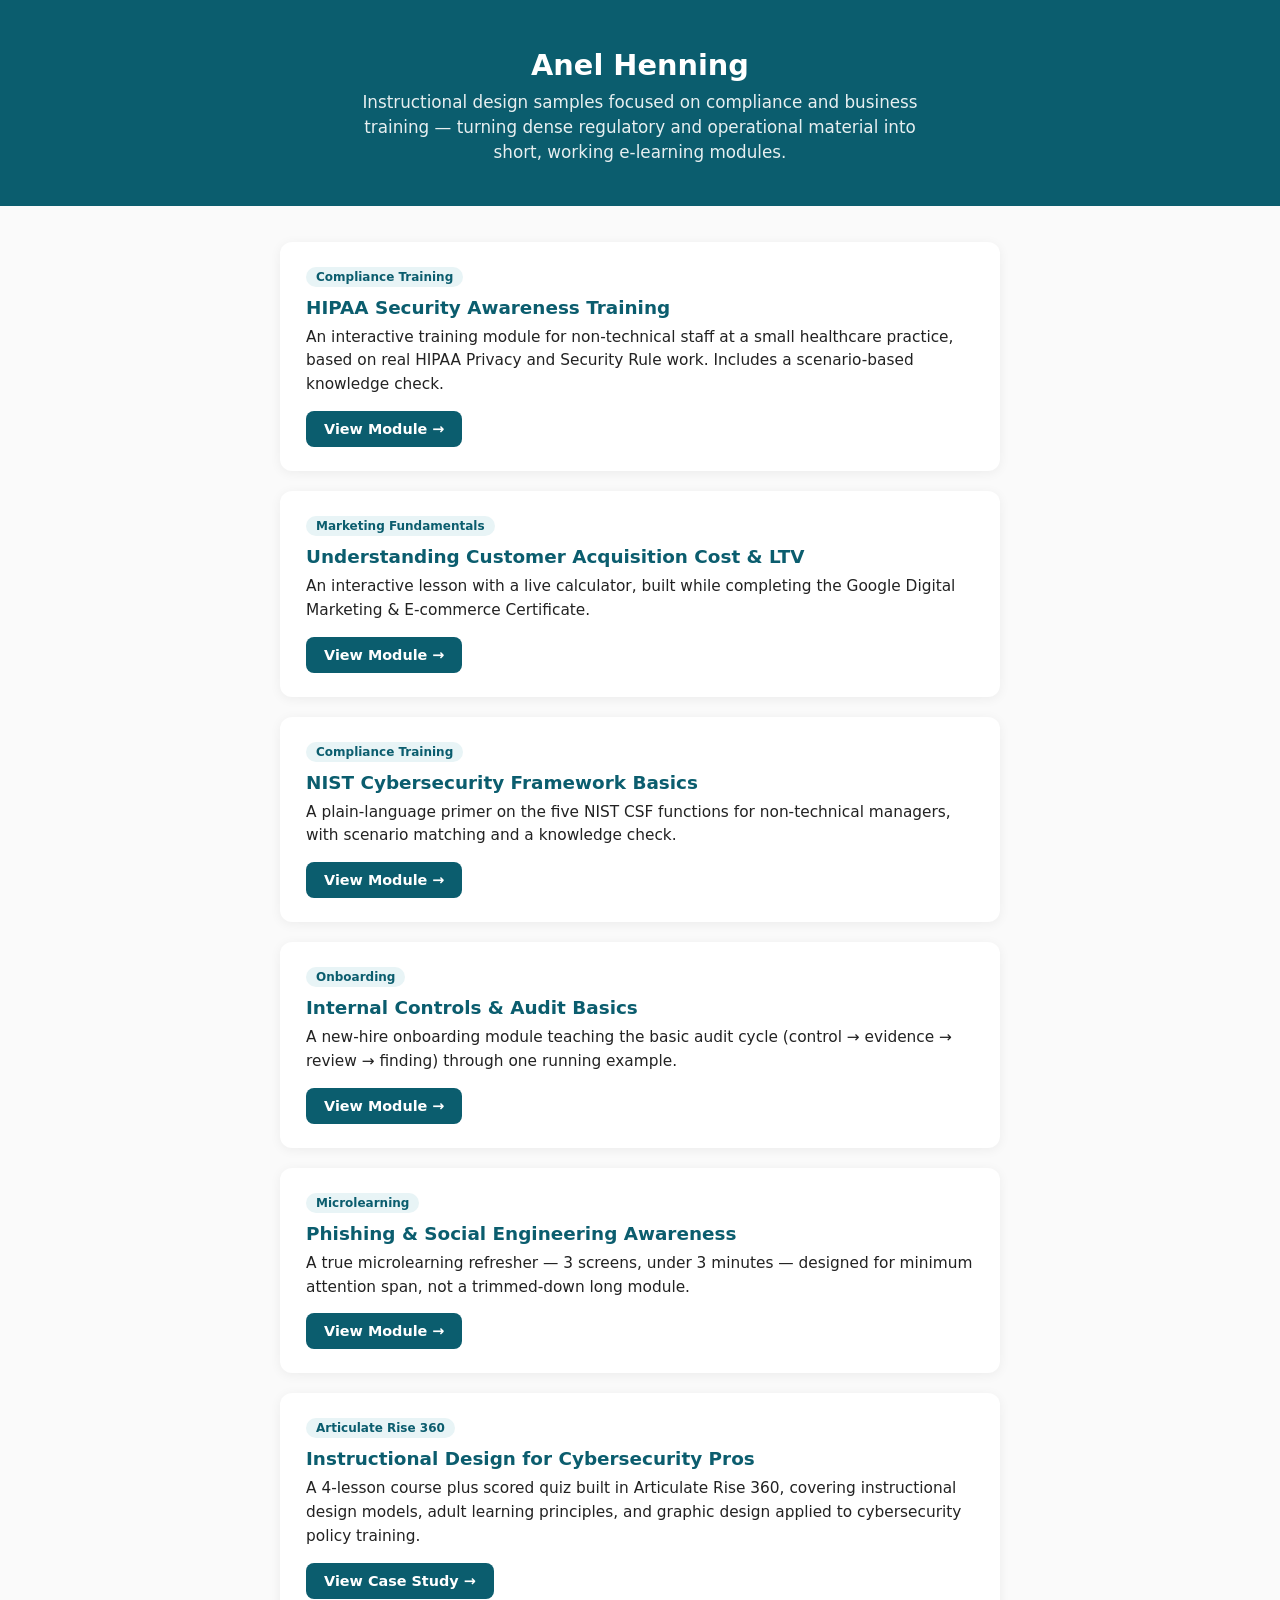
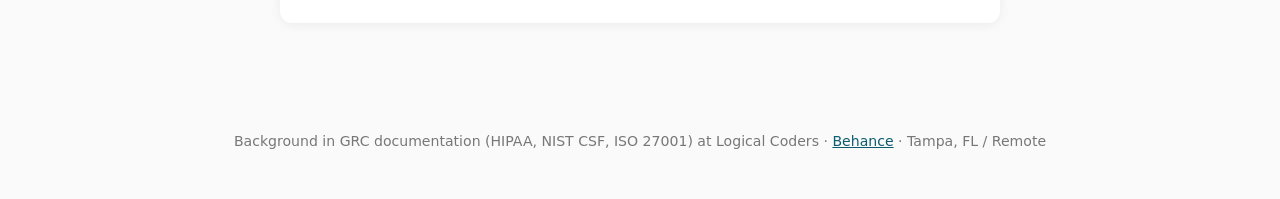
<file: index.html>
<!DOCTYPE html>
<html lang="en">
<head>
<meta charset="UTF-8">
<meta name="viewport" content="width=device-width, initial-scale=1.0">
<title>Anel Henning — Instructional Design Portfolio</title>
<style>
  :root { --primary: #0B5D6E; --primary-light: #E8F4F6; --accent: #C8862B; --text: #222; --bg: #FAFAFA; }
  * { box-sizing: border-box; }
  body {
    font-family: 'Segoe UI', system-ui, -apple-system, sans-serif;
    background: var(--bg); color: var(--text); margin: 0;
  }
  .hero {
    background: var(--primary); color: #fff; padding: 48px 24px 40px;
    text-align: center;
  }
  .hero h1 { margin: 0 0 8px; font-size: 1.8rem; }
  .hero p { margin: 0; opacity: 0.9; font-size: 1.05rem; max-width: 600px; margin: 0 auto; line-height: 1.5; }
  .wrap { max-width: 760px; margin: 0 auto; padding: 36px 20px 60px; }
  .card {
    background: #fff; border-radius: 12px; box-shadow: 0 2px 12px rgba(0,0,0,0.06);
    padding: 24px 26px; margin-bottom: 20px;
  }
  .card.upcoming { opacity: 0.6; }
  .card h2 { color: var(--primary); font-size: 1.15rem; margin: 0 0 8px; }
  .card p { line-height: 1.55; margin: 0 0 14px; font-size: 0.96rem; }
  .tag {
    display: inline-block; background: var(--primary-light); color: var(--primary);
    font-size: 0.75rem; font-weight: 600; padding: 3px 10px; border-radius: 20px; margin-bottom: 10px;
  }
  .tag.status { background: #FFF3E0; color: var(--accent); }
  .btn {
    display: inline-block; background: var(--primary); color: #fff; text-decoration: none;
    padding: 10px 18px; border-radius: 8px; font-size: 0.9rem; font-weight: 600;
  }
  .btn:hover { background: #084b59; }
  footer { text-align: center; padding: 30px 20px 50px; color: #777; font-size: 0.88rem; }
  footer a { color: var(--primary); }
</style>
</head>
<body>
  <div class="hero">
    <h1>Anel Henning</h1>
    <p>Instructional design samples focused on compliance and business training — turning dense regulatory and operational material into short, working e-learning modules.</p>
  </div>
  <div class="wrap">

    <div class="card">
      <span class="tag">Compliance Training</span>
      <h2>HIPAA Security Awareness Training</h2>
      <p>An interactive training module for non-technical staff at a small healthcare practice, based on real HIPAA Privacy and Security Rule work. Includes a scenario-based knowledge check.</p>
      <a class="btn" href="./01-hipaa-security-awareness/module.html">View Module →</a>
    </div>

    <div class="card">
      <span class="tag">Marketing Fundamentals</span>
      <h2>Understanding Customer Acquisition Cost &amp; LTV</h2>
      <p>An interactive lesson with a live calculator, built while completing the Google Digital Marketing &amp; E-commerce Certificate.</p>
      <a class="btn" href="./02-cac-ltv-fundamentals/module.html">View Module →</a>
    </div>

    <div class="card">
      <span class="tag">Compliance Training</span>
      <h2>NIST Cybersecurity Framework Basics</h2>
      <p>A plain-language primer on the five NIST CSF functions for non-technical managers, with scenario matching and a knowledge check.</p>
      <a class="btn" href="./03-nist-csf-basics/module.html">View Module →</a>
    </div>

    <div class="card">
      <span class="tag">Onboarding</span>
      <h2>Internal Controls &amp; Audit Basics</h2>
      <p>A new-hire onboarding module teaching the basic audit cycle (control &rarr; evidence &rarr; review &rarr; finding) through one running example.</p>
      <a class="btn" href="./04-internal-controls-onboarding/module.html">View Module →</a>
    </div>

    <div class="card">
      <span class="tag">Microlearning</span>
      <h2>Phishing &amp; Social Engineering Awareness</h2>
      <p>A true microlearning refresher &mdash; 3 screens, under 3 minutes &mdash; designed for minimum attention span, not a trimmed-down long module.</p>
      <a class="btn" href="./05-phishing-microlearning/module.html">View Module →</a>
    </div>

    <div class="card">
      <span class="tag">Articulate Rise 360</span>
      <h2>Instructional Design for Cybersecurity Pros</h2>
      <p>A 4-lesson course plus scored quiz built in Articulate Rise 360, covering instructional design models, adult learning principles, and graphic design applied to cybersecurity policy training.</p>
      <a class="btn" href="https://github.com/AnelHenning2-collab/id-portfolio/tree/master/06-rise360-cybersecurity-policy-training">View Case Study →</a>
    </div>

  </div>
  <footer>
    Background in GRC documentation (HIPAA, NIST CSF, ISO 27001) at Logical Coders &middot;
    <a href="https://www.behance.net/anellehenning">Behance</a> &middot; Tampa, FL / Remote
  </footer>
</body>
</html>
</file>
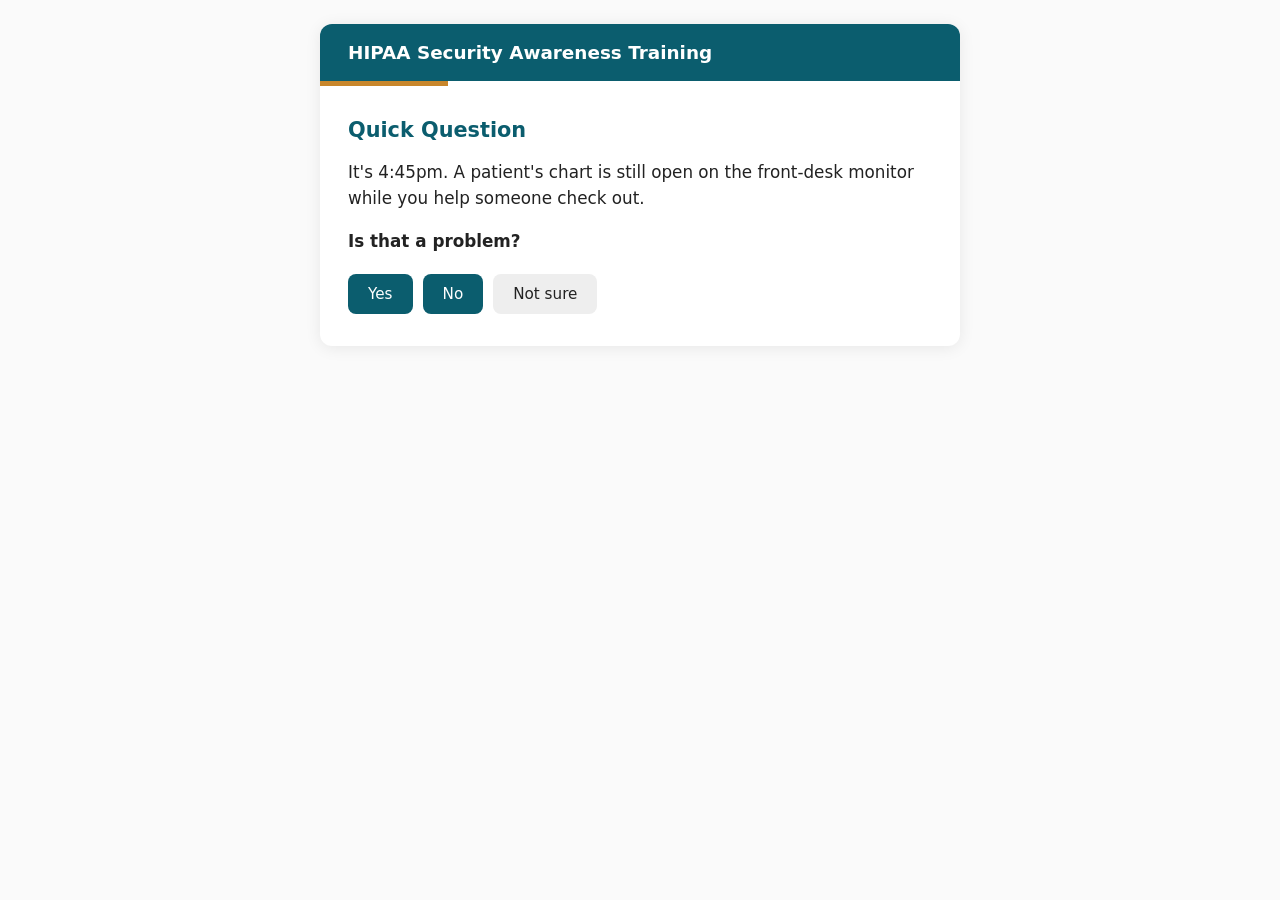
<file: 01-hipaa-security-awareness/module.html>
<!DOCTYPE html>
<html lang="en">
<head>
<meta charset="UTF-8">
<meta name="viewport" content="width=device-width, initial-scale=1.0">
<title>HIPAA Security Awareness Training</title>
<style>
  :root {
    --primary: #0B5D6E;
    --primary-light: #E8F4F6;
    --accent: #C8862B;
    --correct: #2E7D32;
    --incorrect: #C62828;
    --text: #222;
    --bg: #FAFAFA;
  }
  * { box-sizing: border-box; }
  body {
    font-family: 'Segoe UI', system-ui, -apple-system, sans-serif;
    background: var(--bg);
    color: var(--text);
    margin: 0;
    display: flex;
    justify-content: center;
    padding: 24px 16px;
  }
  .module {
    background: #fff;
    max-width: 640px;
    width: 100%;
    border-radius: 12px;
    box-shadow: 0 2px 16px rgba(0,0,0,0.08);
    overflow: hidden;
  }
  .header {
    background: var(--primary);
    color: #fff;
    padding: 18px 28px;
  }
  .header h1 { margin: 0; font-size: 1.15rem; font-weight: 600; }
  .progress-bar {
    height: 5px;
    background: rgba(255,255,255,0.25);
  }
  .progress-fill {
    height: 100%;
    background: var(--accent);
    transition: width 0.4s ease;
  }
  .screen { padding: 32px 28px; display: none; }
  .screen.active { display: block; animation: fadeIn 0.3s ease; }
  @keyframes fadeIn { from { opacity: 0; transform: translateY(6px); } to { opacity: 1; transform: translateY(0); } }
  h2 { color: var(--primary); font-size: 1.3rem; margin-top: 0; }
  p.lead { font-size: 1.05rem; line-height: 1.55; }
  .btn-row { display: flex; gap: 10px; flex-wrap: wrap; margin-top: 20px; }
  button {
    font-family: inherit;
    font-size: 0.95rem;
    padding: 11px 20px;
    border-radius: 8px;
    border: none;
    cursor: pointer;
    background: var(--primary);
    color: #fff;
    transition: background 0.15s ease, transform 0.1s ease;
  }
  button:hover { background: #084b59; transform: translateY(-1px); }
  button.secondary { background: #eee; color: var(--text); }
  button.secondary:hover { background: #ddd; }
  button:disabled { background: #ccc; cursor: not-allowed; transform: none; }
  .safeguard-row { display: flex; gap: 14px; margin-top: 20px; flex-wrap: wrap; }
  .safeguard-card {
    flex: 1; min-width: 150px;
    background: var(--primary-light);
    border: 2px solid transparent;
    border-radius: 10px;
    padding: 16px;
    cursor: pointer;
    text-align: center;
    transition: border-color 0.15s ease;
  }
  .safeguard-card.revealed { border-color: var(--primary); }
  .safeguard-card .icon { font-size: 1.8rem; margin-bottom: 6px; }
  .safeguard-card .example {
    display: none; font-size: 0.85rem; margin-top: 8px; color: #444; text-align: left;
  }
  .safeguard-card.revealed .example { display: block; }
  .scenario-grid { display: grid; grid-template-columns: 1fr 1fr; gap: 12px; margin-top: 18px; }
  @media (max-width: 480px) { .scenario-grid { grid-template-columns: 1fr; } }
  .scenario-card {
    background: #fff8f0; border: 2px solid #eee; border-radius: 10px;
    padding: 14px; cursor: pointer; font-size: 0.9rem;
  }
  .scenario-card.revealed { border-color: var(--accent); background: #FFF3E0; }
  .scenario-card .why { display: none; margin-top: 8px; font-size: 0.85rem; color: #555; }
  .scenario-card.revealed .why { display: block; }
  .steps { list-style: none; padding: 0; counter-reset: step; margin-top: 20px; }
  .steps li {
    counter-increment: step;
    padding: 14px 14px 14px 50px;
    position: relative;
    background: var(--primary-light);
    border-radius: 8px;
    margin-bottom: 10px;
  }
  .steps li::before {
    content: counter(step);
    position: absolute; left: 14px; top: 50%; transform: translateY(-50%);
    background: var(--primary); color: #fff;
    width: 26px; height: 26px; border-radius: 50%;
    display: flex; align-items: center; justify-content: center; font-weight: bold; font-size: 0.9rem;
  }
  .quiz-options { margin-top: 18px; display: flex; flex-direction: column; gap: 10px; }
  .quiz-option {
    text-align: left; background: #f5f5f5; color: var(--text);
    border: 2px solid #e0e0e0; padding: 13px 16px;
  }
  .quiz-option:hover { background: #ececec; }
  .quiz-option.correct { background: #E8F5E9; border-color: var(--correct); color: var(--correct); font-weight: 600; }
  .quiz-option.incorrect { background: #FFEBEE; border-color: var(--incorrect); color: var(--incorrect); }
  .feedback {
    margin-top: 16px; padding: 14px 16px; border-radius: 8px;
    background: var(--primary-light); font-size: 0.92rem; display: none;
  }
  .feedback.show { display: block; }
  .note {
    margin-top: 14px; font-size: 0.85rem; color: #777; font-style: italic;
  }
  .completion-icon { font-size: 3rem; text-align: center; margin-bottom: 8px; }
</style>
</head>
<body>
<div class="module">
  <div class="header">
    <h1>HIPAA Security Awareness Training</h1>
  </div>
  <div class="progress-bar"><div class="progress-fill" id="progressFill" style="width:20%"></div></div>

  <!-- Screen 1: Hook -->
  <div class="screen active" data-screen="1">
    <h2>Quick Question</h2>
    <p class="lead">It's 4:45pm. A patient's chart is still open on the front-desk monitor while you help someone check out.</p>
    <p class="lead"><strong>Is that a problem?</strong></p>
    <div class="btn-row">
      <button onclick="goTo(2)">Yes</button>
      <button onclick="goTo(2)">No</button>
      <button class="secondary" onclick="goTo(2)">Not sure</button>
    </div>
  </div>

  <!-- Screen 2: Three Safeguards -->
  <div class="screen" data-screen="2">
    <h2>The Three Safeguards</h2>
    <p class="lead">HIPAA requires three types of safeguards to protect patient information. Tap each one to see a real example — that front-desk scenario was a <strong>Physical Safeguard</strong> issue.</p>
    <div class="safeguard-row">
      <div class="safeguard-card" onclick="this.classList.toggle('revealed')">
        <div class="icon">📋</div>
        <strong>Administrative</strong>
        <div class="example">Policies, training, and designating a Privacy Officer.</div>
      </div>
      <div class="safeguard-card" onclick="this.classList.toggle('revealed')">
        <div class="icon">🔒</div>
        <strong>Physical</strong>
        <div class="example">Locked file rooms, privacy screens, locking your workstation when you step away.</div>
      </div>
      <div class="safeguard-card" onclick="this.classList.toggle('revealed')">
        <div class="icon">💻</div>
        <strong>Technical</strong>
        <div class="example">Passwords, encryption, automatic screen lock timers.</div>
      </div>
    </div>
    <div class="btn-row"><button onclick="goTo(3)">Next</button></div>
  </div>

  <!-- Screen 3: Risk Scenarios -->
  <div class="screen" data-screen="3">
    <h2>Everyday Risk Scenarios</h2>
    <p class="lead">These four situations happen in almost every practice. Tap each card to see why it's a risk.</p>
    <div class="scenario-grid" id="scenarioGrid">
      <div class="scenario-card" onclick="revealScenario(this)">
        <strong>🖥️ Unlocked screen</strong>
        <div class="why">Anyone walking by can view open patient records. Lock your screen (Win+L) any time you step away, even for a minute.</div>
      </div>
      <div class="scenario-card" onclick="revealScenario(this)">
        <strong>🗣️ Hallway conversation</strong>
        <div class="why">Discussing a patient's condition where others can overhear is a Privacy Rule violation, even without using their name.</div>
      </div>
      <div class="scenario-card" onclick="revealScenario(this)">
        <strong>📱 Texting patient details</strong>
        <div class="why">Standard text messages aren't encrypted. Use the practice's secure messaging system instead.</div>
      </div>
      <div class="scenario-card" onclick="revealScenario(this)">
        <strong>📧 Suspicious "verification" email</strong>
        <div class="why">Phishing emails often impersonate insurers to steal login credentials. Verify by phone before clicking any link.</div>
      </div>
    </div>
    <p class="note" id="scenarioNote">Tap all four cards to continue.</p>
    <div class="btn-row"><button id="toScreen4" onclick="goTo(4)" disabled>Next</button></div>
  </div>

  <!-- Screen 4: What To Do -->
  <div class="screen" data-screen="4">
    <h2>If You Suspect a Breach</h2>
    <p class="lead">If you think patient information may have been exposed — even if you're not sure — the first step is always the same:</p>
    <ul class="steps">
      <li>Notice something that seems wrong</li>
      <li><strong>Tell your Privacy Officer immediately</strong></li>
      <li>The Officer investigates and handles next steps</li>
    </ul>
    <p class="note">You will not be punished for reporting a possible mistake. Reporting early is always the right call.</p>
    <div class="btn-row"><button onclick="goTo(5)">Take the Knowledge Check</button></div>
  </div>

  <!-- Screen 5: Knowledge Check -->
  <div class="screen" data-screen="5">
    <h2>Knowledge Check</h2>
    <p class="lead">A coworker asks you to text her a patient's test results because she's running late. What do you do?</p>
    <div class="quiz-options">
      <button class="quiz-option" onclick="answerQuiz(this, false)">Text it — it's faster and she needs it now</button>
      <button class="quiz-option" onclick="answerQuiz(this, true)">Tell her to check the secure patient portal instead</button>
      <button class="quiz-option" onclick="answerQuiz(this, false)">Ignore the request and say nothing</button>
    </div>
    <div class="feedback" id="quizFeedback"></div>
    <div class="btn-row"><button id="toScreen6" onclick="goTo(6)" style="display:none;">Finish</button></div>
  </div>

  <!-- Screen 6: Completion -->
  <div class="screen" data-screen="6">
    <div class="completion-icon">✅</div>
    <h2 style="text-align:center;">Training Complete</h2>
    <p class="lead" style="text-align:center;">You've completed the HIPAA Security Awareness module. Thanks for helping keep patient information safe.</p>
    <p class="lead" style="text-align:center;"><strong>Was this useful?</strong></p>
    <div class="btn-row" style="justify-content:center;">
      <button onclick="thankYou(this)">Yes</button>
      <button class="secondary" onclick="thankYou(this)">No</button>
    </div>
  </div>

</div>

<script>
  const totalScreens = 6;
  function goTo(n) {
    document.querySelectorAll('.screen').forEach(s => s.classList.remove('active'));
    document.querySelector(`.screen[data-screen="${n}"]`).classList.add('active');
    document.getElementById('progressFill').style.width = `${(n/totalScreens)*100}%`;
    window.scrollTo(0,0);
  }

  let revealedCount = 0;
  function revealScenario(card) {
    if (!card.classList.contains('revealed')) {
      card.classList.add('revealed');
      revealedCount++;
      if (revealedCount >= 4) {
        document.getElementById('toScreen4').disabled = false;
        document.getElementById('scenarioNote').textContent = 'All scenarios reviewed — nice work.';
      }
    }
  }

  function answerQuiz(btn, isCorrect) {
    document.querySelectorAll('.quiz-option').forEach(b => b.disabled = true);
    const fb = document.getElementById('quizFeedback');
    if (isCorrect) {
      btn.classList.add('correct');
      fb.innerHTML = '<strong>Correct.</strong> Standard text messages aren’t encrypted, so they don’t meet the Technical Safeguard requirement for transmitting patient information. The secure patient portal is built to protect this exact type of data.';
    } else {
      btn.classList.add('incorrect');
      document.querySelectorAll('.quiz-option')[1].classList.add('correct');
      fb.innerHTML = '<strong>Not quite.</strong> Standard text messages aren’t encrypted — sending patient data this way is a Technical Safeguard violation, even between coworkers. The secure patient portal is the correct channel.';
    }
    fb.classList.add('show');
    document.getElementById('toScreen6').style.display = 'inline-block';
  }

  function thankYou(btn) {
    document.querySelector('.module').innerHTML = '<div class="screen active" style="text-align:center; padding:60px 28px;"><div class="completion-icon">🙏</div><h2>Thanks for your feedback</h2><p class="lead">This module is a portfolio sample built by Anel Henning.</p></div>';
  }
</script>
</body>
</html>
</file>
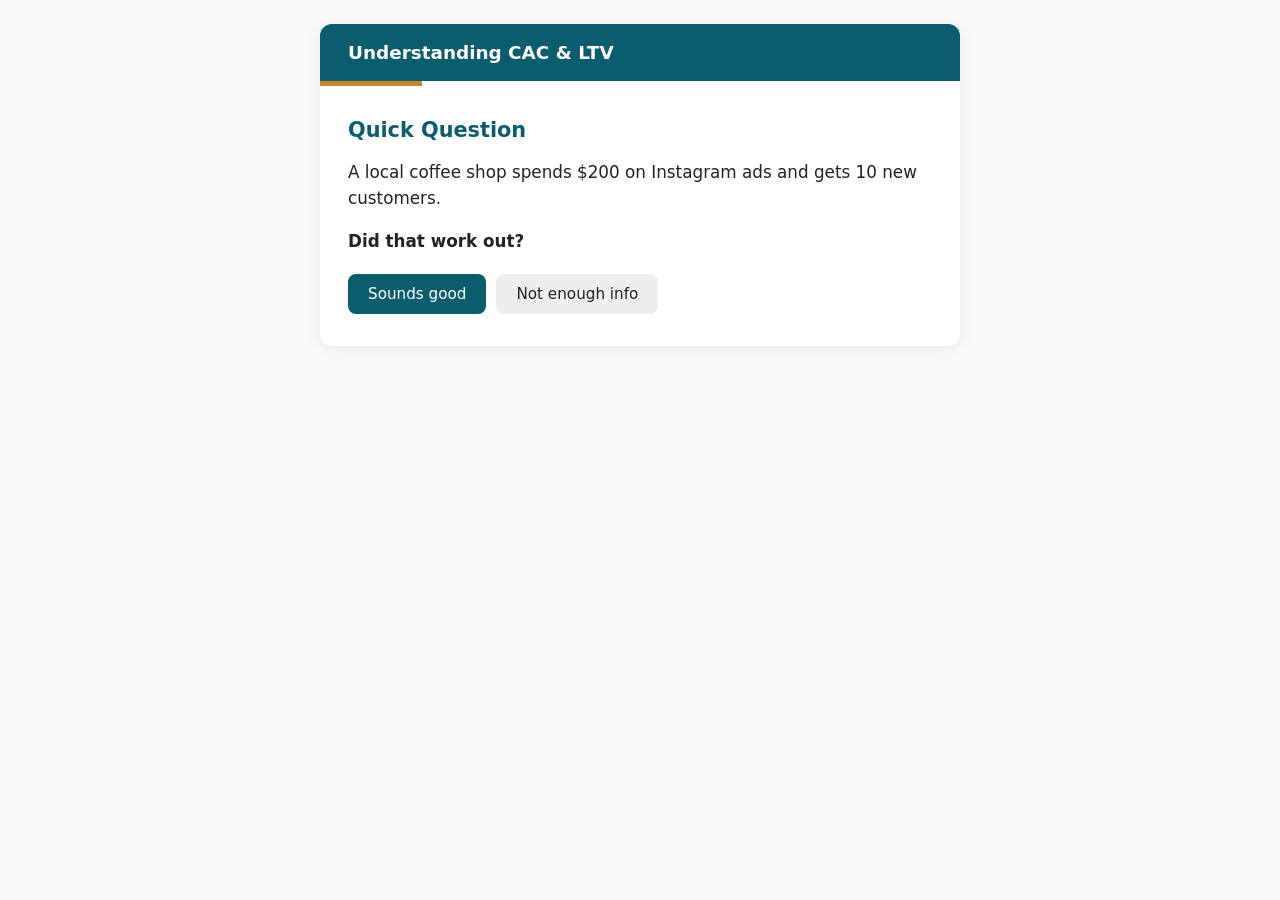
<file: 02-cac-ltv-fundamentals/module.html>
<!DOCTYPE html>
<html lang="en">
<head>
<meta charset="UTF-8">
<meta name="viewport" content="width=device-width, initial-scale=1.0">
<title>CAC & LTV Fundamentals</title>
<link rel="stylesheet" href="../shared/style.css">
</head>
<body>
<div class="module">
  <div class="header"><h1>Understanding CAC &amp; LTV</h1></div>
  <div class="progress-bar"><div class="progress-fill" id="progressFill" style="width:16%"></div></div>

  <div class="screen active" data-screen="1">
    <h2>Quick Question</h2>
    <p class="lead">A local coffee shop spends $200 on Instagram ads and gets 10 new customers.</p>
    <p class="lead"><strong>Did that work out?</strong></p>
    <div class="btn-row">
      <button onclick="goTo(2)">Sounds good</button>
      <button class="secondary" onclick="goTo(2)">Not enough info</button>
    </div>
  </div>

  <div class="screen" data-screen="2">
    <h2>Customer Acquisition Cost (CAC)</h2>
    <p class="lead">That's <strong>Customer Acquisition Cost (CAC)</strong> — what you spend, on average, to gain one new customer.</p>
    <div class="stat-row">
      <div class="stat-box"><div class="num">$200</div><div class="lbl">Ad Spend</div></div>
      <div class="stat-box"><div class="num">÷ 10</div><div class="lbl">New Customers</div></div>
      <div class="stat-box"><div class="num">$20</div><div class="lbl">= CAC</div></div>
    </div>
    <div class="btn-row"><button onclick="goTo(3)">Next</button></div>
  </div>

  <div class="screen" data-screen="3">
    <h2>Try It Yourself</h2>
    <p class="lead">Enter a campaign's spend and new customer count to calculate CAC.</p>
    <div class="calc-row">
      <div>
        <label>Total Spend ($)<br><input type="number" id="spendInput" placeholder="e.g. 500"></label>
      </div>
      <div>
        <label>New Customers<br><input type="number" id="customersInput" placeholder="e.g. 25"></label>
      </div>
    </div>
    <div class="btn-row"><button onclick="calcCAC()">Calculate CAC</button></div>
    <div class="calc-result" id="calcResult"></div>
    <div class="btn-row"><button id="toScreen4" onclick="goTo(4)" disabled>Next</button></div>
  </div>

  <div class="screen" data-screen="4">
    <h2>CAC Needs a Partner: LTV</h2>
    <p class="lead">CAC alone doesn't tell you if that number is a good deal. You also need <strong>Lifetime Value (LTV)</strong> — what a customer is worth over time. A healthy business generally wants LTV to be <strong>3x or more</strong> than CAC.</p>
    <div class="stat-row">
      <div class="stat-box"><div class="num">$20</div><div class="lbl">CAC</div></div>
      <div class="stat-box"><div class="num">$80</div><div class="lbl">LTV</div></div>
      <div class="stat-box"><div class="num">4:1</div><div class="lbl">Healthy Ratio ✓</div></div>
    </div>
    <div class="btn-row"><button onclick="goTo(5)">Knowledge Check</button></div>
  </div>

  <div class="screen" data-screen="5">
    <h2>Knowledge Check</h2>
    <p class="lead">A campaign has a CAC of $50 and an LTV of $60. Is this campaign healthy?</p>
    <div class="quiz-options" id="quizOptions">
      <button class="quiz-option">Yes — LTV is higher than CAC, so it's profitable</button>
      <button class="quiz-option">No — the ratio (1.2:1) is far below the healthy 3:1 target</button>
      <button class="quiz-option">Can't tell without knowing the ad platform</button>
    </div>
    <div class="feedback" id="quizFeedback"></div>
    <div class="btn-row"><button id="toScreen6" onclick="goTo(6)" style="display:none;">Finish</button></div>
  </div>

  <div class="screen" data-screen="6">
    <div class="completion-icon">✅</div>
    <h2 style="text-align:center;">Module Complete</h2>
    <p class="lead" style="text-align:center;">You can now calculate and interpret CAC relative to LTV.</p>
    <p class="lead" style="text-align:center;"><strong>Was this useful?</strong></p>
    <div class="btn-row" style="justify-content:center;">
      <button onclick="showThankYou('This module is a portfolio sample built by Anel Henning.')">Yes</button>
      <button class="secondary" onclick="showThankYou('This module is a portfolio sample built by Anel Henning.')">No</button>
    </div>
  </div>
</div>

<script src="../shared/module.js"></script>
<script>
  function calcCAC() {
    const spend = parseFloat(document.getElementById('spendInput').value);
    const customers = parseFloat(document.getElementById('customersInput').value);
    const result = document.getElementById('calcResult');
    if (!spend || !customers) {
      result.innerHTML = 'Enter both a spend amount and a customer count.';
      result.classList.add('show');
      return;
    }
    const cac = (spend / customers).toFixed(2);
    result.innerHTML = `Your CAC is <strong>$${cac}</strong> per customer ($${spend} ÷ ${customers} customers).`;
    result.classList.add('show');
    document.getElementById('toScreen4').disabled = false;
  }

  makeQuiz('#quizOptions .quiz-option', {
    correctIndex: 1,
    feedbackId: 'quizFeedback',
    nextBtnId: 'toScreen6',
    correctFeedback: '<strong>Correct.</strong> A 1.2:1 ratio means this campaign barely breaks even before accounting for overhead, support, and other costs — well short of the 3:1 target.',
    incorrectFeedback: '<strong>Not quite.</strong> LTV being higher than CAC isn’t enough on its own — a 1.2:1 ratio is far below the healthy 3:1 target once you factor in overhead and support costs.'
  });
</script>
</body>
</html>
</file>
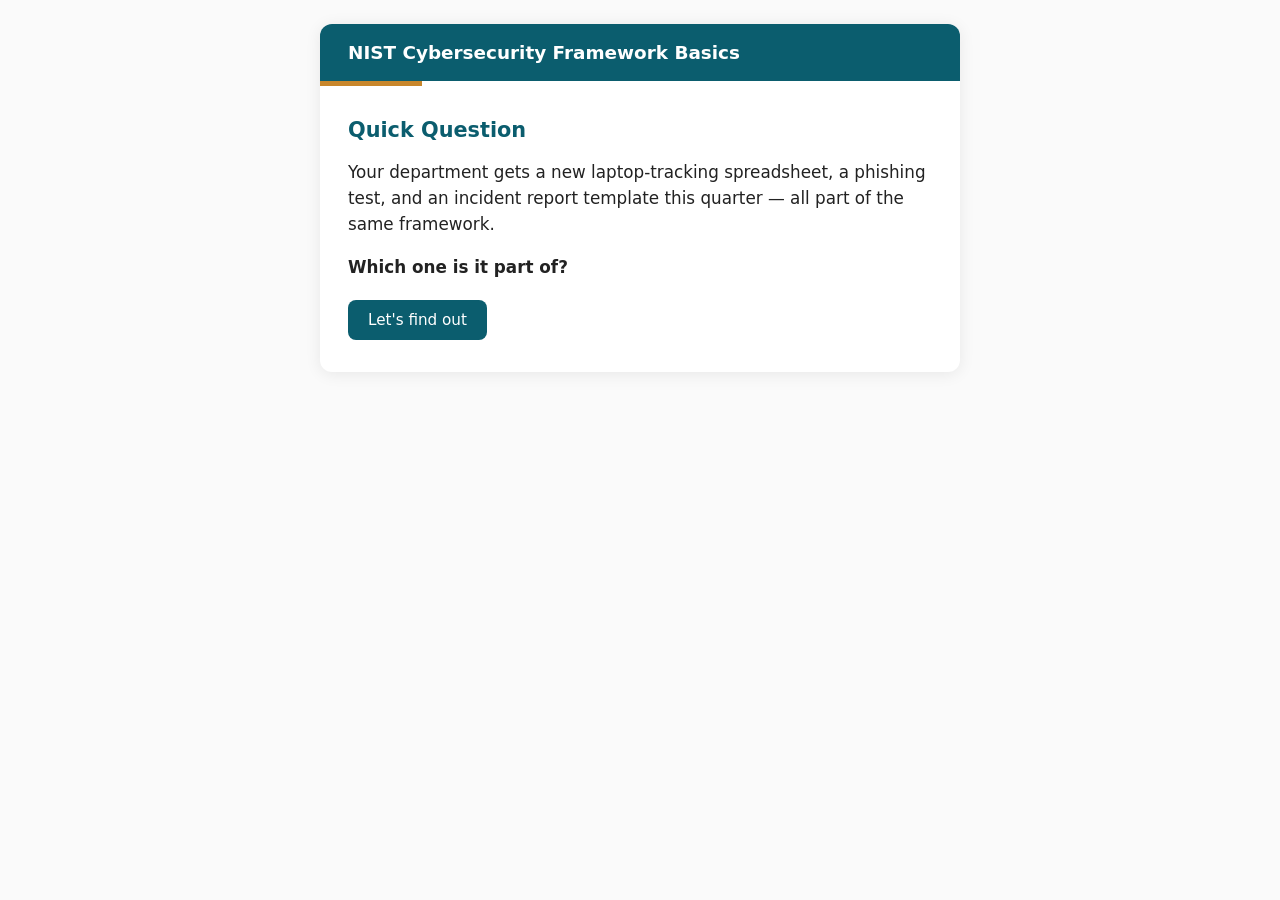
<file: 03-nist-csf-basics/module.html>
<!DOCTYPE html>
<html lang="en">
<head>
<meta charset="UTF-8">
<meta name="viewport" content="width=device-width, initial-scale=1.0">
<title>NIST Cybersecurity Framework Basics</title>
<link rel="stylesheet" href="../shared/style.css">
</head>
<body>
<div class="module">
  <div class="header"><h1>NIST Cybersecurity Framework Basics</h1></div>
  <div class="progress-bar"><div class="progress-fill" id="progressFill" style="width:16%"></div></div>

  <div class="screen active" data-screen="1">
    <h2>Quick Question</h2>
    <p class="lead">Your department gets a new laptop-tracking spreadsheet, a phishing test, and an incident report template this quarter — all part of the same framework.</p>
    <p class="lead"><strong>Which one is it part of?</strong></p>
    <div class="btn-row"><button onclick="goTo(2)">Let's find out</button></div>
  </div>

  <div class="screen" data-screen="2">
    <h2>The Five Functions</h2>
    <p class="lead">The NIST Cybersecurity Framework organizes everything into five functions. Tap each to see its plain-language meaning.</p>
    <div class="card-grid" id="functionGrid">
      <div class="reveal-card"><span class="icon">🔍</span><strong>Identify</strong><div class="detail">Know what devices, data, and systems you have.</div></div>
      <div class="reveal-card"><span class="icon">🛡️</span><strong>Protect</strong><div class="detail">Put safeguards in place before something goes wrong.</div></div>
      <div class="reveal-card"><span class="icon">👀</span><strong>Detect</strong><div class="detail">Notice when something unusual is happening.</div></div>
      <div class="reveal-card"><span class="icon">🚨</span><strong>Respond</strong><div class="detail">Take action right away when a problem is found.</div></div>
      <div class="reveal-card"><span class="icon">🔄</span><strong>Recover</strong><div class="detail">Get back to normal and learn from what happened.</div></div>
    </div>
    <p class="note" id="functionNote">Tap all five to continue.</p>
    <div class="btn-row"><button id="toScreen3" onclick="goTo(3)" disabled>Next</button></div>
  </div>

  <div class="screen" data-screen="3">
    <h2>Match the Scenario</h2>
    <p class="lead">Each of these belongs to one function — and your department is involved, not just IT. Tap a scenario to see which one.</p>
    <div class="card-grid" id="scenarioGrid">
      <div class="reveal-card"><strong>📋 Laptop inventory list</strong><div class="detail"><strong>Identify.</strong> You can't protect what you don't know you have.</div></div>
      <div class="reveal-card"><strong>🔒 Locking a shared drive</strong><div class="detail"><strong>Protect.</strong> A safeguard put in place ahead of time.</div></div>
      <div class="reveal-card"><strong>⚠️ A strange login alert</strong><div class="detail"><strong>Detect.</strong> Noticing something unusual is happening.</div></div>
      <div class="reveal-card"><strong>📞 Reporting a lost device</strong><div class="detail"><strong>Respond.</strong> Taking action right away.</div></div>
    </div>
    <p class="note" id="scenarioNote">Tap all four to continue.</p>
    <div class="btn-row"><button id="toScreen4" onclick="goTo(4)" disabled>Next</button></div>
  </div>

  <div class="screen" data-screen="4">
    <h2>Recap</h2>
    <div class="steps">
      <li>Identify what you have</li>
      <li>Protect it</li>
      <li>Detect problems</li>
      <li>Respond when they happen</li>
      <li>Recover afterward</li>
    </div>
    <div class="btn-row"><button onclick="goTo(5)">Knowledge Check</button></div>
  </div>

  <div class="screen" data-screen="5">
    <h2>Knowledge Check</h2>
    <p class="lead">An employee reports their laptop was stolen from their car. Which function does <em>reporting it right away</em> belong to?</p>
    <div class="quiz-options" id="quizOptions">
      <button class="quiz-option">Identify</button>
      <button class="quiz-option">Respond</button>
      <button class="quiz-option">Recover</button>
    </div>
    <div class="feedback" id="quizFeedback"></div>
    <div class="btn-row"><button id="toScreen6" onclick="goTo(6)" style="display:none;">Finish</button></div>
  </div>

  <div class="screen" data-screen="6">
    <div class="completion-icon">✅</div>
    <h2 style="text-align:center;">Module Complete</h2>
    <p class="lead" style="text-align:center;">You can now recognize the five NIST CSF functions and see where your role fits in.</p>
    <p class="lead" style="text-align:center;"><strong>Was this useful?</strong></p>
    <div class="btn-row" style="justify-content:center;">
      <button onclick="showThankYou('This module is a portfolio sample built by Anel Henning.')">Yes</button>
      <button class="secondary" onclick="showThankYou('This module is a portfolio sample built by Anel Henning.')">No</button>
    </div>
  </div>
</div>

<script src="../shared/module.js"></script>
<script>
  makeCardTracker('#functionGrid', 5, 'toScreen3', '#functionNote', 'All five functions reviewed — nice work.');
  makeCardTracker('#scenarioGrid', 4, 'toScreen4', '#scenarioNote', 'All scenarios matched — nice work.');
  makeQuiz('#quizOptions .quiz-option', {
    correctIndex: 1,
    feedbackId: 'quizFeedback',
    nextBtnId: 'toScreen6',
    correctFeedback: '<strong>Correct.</strong> Reporting it immediately is the <strong>Respond</strong> function — taking action right away. Recovery (getting a new device set up, restoring data) comes after.',
    incorrectFeedback: '<strong>Not quite.</strong> Reporting it immediately is the <strong>Respond</strong> function — taking action right away, before recovery steps begin.'
  });
</script>
</body>
</html>
</file>
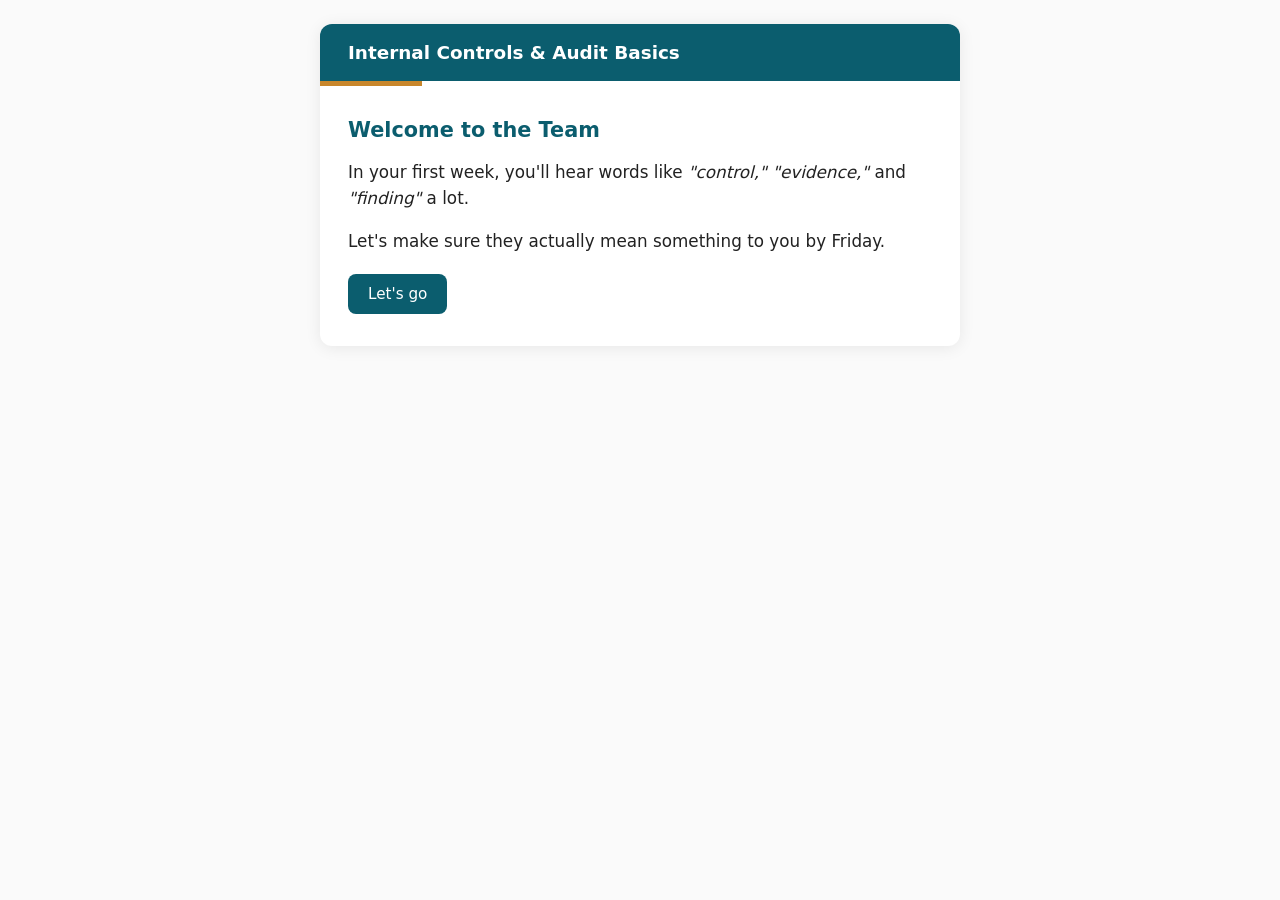
<file: 04-internal-controls-onboarding/module.html>
<!DOCTYPE html>
<html lang="en">
<head>
<meta charset="UTF-8">
<meta name="viewport" content="width=device-width, initial-scale=1.0">
<title>Internal Controls &amp; Audit Basics</title>
<link rel="stylesheet" href="../shared/style.css">
</head>
<body>
<div class="module">
  <div class="header"><h1>Internal Controls &amp; Audit Basics</h1></div>
  <div class="progress-bar"><div class="progress-fill" id="progressFill" style="width:16%"></div></div>

  <div class="screen active" data-screen="1">
    <h2>Welcome to the Team</h2>
    <p class="lead">In your first week, you'll hear words like <em>"control,"</em> <em>"evidence,"</em> and <em>"finding"</em> a lot.</p>
    <p class="lead">Let's make sure they actually mean something to you by Friday.</p>
    <div class="btn-row"><button onclick="goTo(2)">Let's go</button></div>
  </div>

  <div class="screen" data-screen="2">
    <h2>What's a Control?</h2>
    <p class="lead">A control is just a safeguard — a rule or process that prevents or catches a problem.</p>
    <p class="lead"><strong>Example:</strong> when someone leaves the company, IT is supposed to shut off their system access within 24 hours. That rule is a control.</p>
    <div class="btn-row"><button onclick="goTo(3)">Next</button></div>
  </div>

  <div class="screen" data-screen="3">
    <h2>The Audit Cycle</h2>
    <p class="lead">Auditing that control means walking through 4 steps. Tap each to see what happens, using our example.</p>
    <div class="card-grid" id="cycleGrid">
      <div class="reveal-card"><strong>1. Control Identified</strong><div class="detail">"Terminated employees lose access within 24 hours" is written down as a control to test.</div></div>
      <div class="reveal-card"><strong>2. Evidence Requested</strong><div class="detail">Ask IT for a system log showing exactly when access was removed for recent terminations.</div></div>
      <div class="reveal-card"><strong>3. Evidence Reviewed</strong><div class="detail">Compare the termination date to the access-removal timestamp for each case.</div></div>
      <div class="reveal-card"><strong>4. Finding Documented</strong><div class="detail">Write down whether the control worked every time, or note the cases where it didn't.</div></div>
    </div>
    <p class="note" id="cycleNote">Tap all four steps to continue.</p>
    <div class="btn-row"><button id="toScreen4" onclick="goTo(4)" disabled>Next</button></div>
  </div>

  <div class="screen" data-screen="4">
    <h2>Findings vs. Recommendations</h2>
    <div class="card-grid">
      <div class="reveal-card revealed" style="cursor:default;"><strong>Finding</strong><div class="detail" style="display:block;">What the evidence actually showed. Example: "3 of 20 terminated employees kept access for more than 24 hours."</div></div>
      <div class="reveal-card revealed" style="cursor:default;"><strong>Recommendation</strong><div class="detail" style="display:block;">What you suggest to fix it. Example: "Automate access removal instead of relying on a manual step."</div></div>
    </div>
    <p class="note">They're not the same thing — a finding is a fact, a recommendation is a suggestion.</p>
    <div class="btn-row"><button onclick="goTo(5)">Knowledge Check</button></div>
  </div>

  <div class="screen" data-screen="5">
    <h2>Knowledge Check</h2>
    <p class="lead">You're checking whether terminated employees lose access within 24 hours. Which of these counts as acceptable evidence?</p>
    <div class="quiz-options" id="quizOptions">
      <button class="quiz-option">A manager's verbal confirmation that "it's handled"</button>
      <button class="quiz-option">A system log showing the exact access-removal timestamp</button>
      <button class="quiz-option">An email saying "we're on top of it"</button>
    </div>
    <div class="feedback" id="quizFeedback"></div>
    <div class="btn-row"><button id="toScreen6" onclick="goTo(6)" style="display:none;">Finish</button></div>
  </div>

  <div class="screen" data-screen="6">
    <div class="completion-icon">✅</div>
    <h2 style="text-align:center;">Module Complete</h2>
    <p class="lead" style="text-align:center;">You now know the basic audit cycle and what counts as real evidence.</p>
    <p class="lead" style="text-align:center;"><strong>Was this useful?</strong></p>
    <div class="btn-row" style="justify-content:center;">
      <button onclick="showThankYou('This module is a portfolio sample built by Anel Henning.')">Yes</button>
      <button class="secondary" onclick="showThankYou('This module is a portfolio sample built by Anel Henning.')">No</button>
    </div>
  </div>
</div>

<script src="../shared/module.js"></script>
<script>
  makeCardTracker('#cycleGrid', 4, 'toScreen4', '#cycleNote', 'All four steps reviewed — nice work.');
  makeQuiz('#quizOptions .quiz-option', {
    correctIndex: 1,
    feedbackId: 'quizFeedback',
    nextBtnId: 'toScreen6',
    correctFeedback: '<strong>Correct.</strong> A timestamped system log is verifiable — anyone can check it independently. Verbal confirmations and vague emails can\'t be verified, so auditors can\'t rely on them as evidence.',
    incorrectFeedback: '<strong>Not quite.</strong> Only the system log with an exact timestamp is verifiable evidence. Verbal or vague confirmations can\'t be independently checked, so they don\'t count as audit evidence.'
  });
</script>
</body>
</html>
</file>
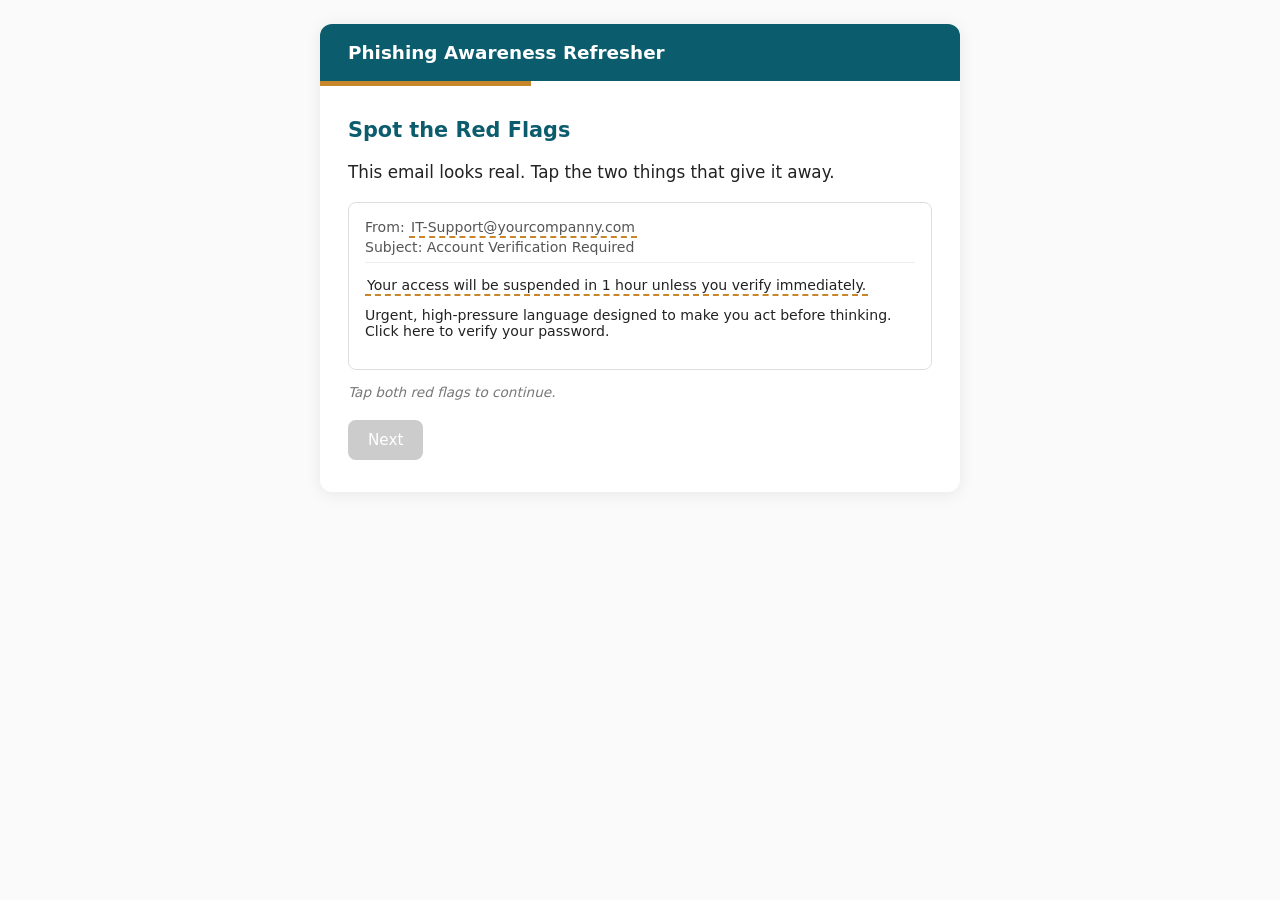
<file: 05-phishing-microlearning/module.html>
<!DOCTYPE html>
<html lang="en">
<head>
<meta charset="UTF-8">
<meta name="viewport" content="width=device-width, initial-scale=1.0">
<title>Phishing Awareness Refresher</title>
<link rel="stylesheet" href="../shared/style.css">
<style>
  .mock-email {
    background: #fff; border: 1px solid #ddd; border-radius: 8px; padding: 16px;
    font-size: 0.88rem; margin-top: 16px; text-align: left;
  }
  .mock-email .field { color: #555; margin-bottom: 4px; }
  .mock-email .hotspot {
    cursor: pointer; border-bottom: 2px dashed var(--accent); padding: 1px 2px;
  }
  .mock-email .hotspot.found { background: #FFF3E0; border-bottom-color: var(--correct); }
  .mock-email .hotspot .why { display: none; font-size: 0.8rem; color: var(--incorrect); margin-top: 4px; }
  .mock-email .hotspot.found .why { display: block; }
</style>
</head>
<body>
<div class="module">
  <div class="header"><h1>Phishing Awareness Refresher</h1></div>
  <div class="progress-bar"><div class="progress-fill" id="progressFill" style="width:33%"></div></div>

  <div class="screen active" data-screen="1">
    <h2>Spot the Red Flags</h2>
    <p class="lead">This email looks real. Tap the two things that give it away.</p>
    <div class="mock-email">
      <div class="field">From: <span class="hotspot" id="hotspot1">IT-Support@yourcompanny.com<div class="why">Misspelled domain ("compannny") — a classic impersonation trick.</div></span></div>
      <div class="field">Subject: Account Verification Required</div>
      <hr style="border:none; border-top:1px solid #eee;">
      <p><span class="hotspot" id="hotspot2">Your access will be suspended in 1 hour unless you verify immediately.<div class="why">Urgent, high-pressure language designed to make you act before thinking.</div></span> Click here to verify your password.</p>
    </div>
    <p class="note" id="hotspotNote">Tap both red flags to continue.</p>
    <div class="btn-row"><button id="toScreen2" onclick="goTo(2)" disabled>Next</button></div>
  </div>

  <div class="screen" data-screen="2">
    <h2>What To Do</h2>
    <p class="lead" style="font-size:1.2rem; text-align:center; padding:20px 0;">If anything feels off — even a little — <strong>don't click. Report it to IT instead.</strong></p>
    <div class="btn-row"><button onclick="goTo(3)">Next</button></div>
  </div>

  <div class="screen" data-screen="3">
    <h2>Quick Check</h2>
    <p class="lead">You get an urgent email asking you to click a link and "verify" your login. What do you do?</p>
    <div class="quiz-options" id="quizOptions">
      <button class="quiz-option">Click the link quickly before access is suspended</button>
      <button class="quiz-option">Don't click — report it to IT instead</button>
      <button class="quiz-option">Reply asking if it's real</button>
    </div>
    <div class="feedback" id="quizFeedback"></div>
    <div class="btn-row"><button id="toScreen4" onclick="goTo(4)" style="display:none;">Finish</button></div>
  </div>

  <div class="screen" data-screen="4">
    <div class="completion-icon">✅</div>
    <h2 style="text-align:center;">Done — that's it.</h2>
    <p class="lead" style="text-align:center;">Three screens, one habit: don't click, report instead.</p>
  </div>
</div>

<script src="../shared/module.js"></script>
<script>
  let foundHotspots = 0;
  document.querySelectorAll('.hotspot').forEach(h => {
    h.addEventListener('click', () => {
      if (!h.classList.contains('found')) {
        h.classList.add('found');
        foundHotspots++;
        if (foundHotspots >= 2) {
          document.getElementById('toScreen2').disabled = false;
          document.getElementById('hotspotNote').textContent = 'Both red flags found — nice catch.';
        }
      }
    });
  });

  makeQuiz('#quizOptions .quiz-option', {
    correctIndex: 1,
    feedbackId: 'quizFeedback',
    nextBtnId: 'toScreen4',
    correctFeedback: '<strong>Correct.</strong> Reporting it to IT lets them warn others and block the sender — clicking or replying both carry risk.',
    incorrectFeedback: '<strong>Not quite.</strong> The safest move is always to not click and report it to IT — even replying to a phishing email confirms your address is active.'
  });
</script>
</body>
</html>
</file>
<file: shared/style.css>
:root {
  --primary: #0B5D6E;
  --primary-light: #E8F4F6;
  --accent: #C8862B;
  --correct: #2E7D32;
  --incorrect: #C62828;
  --text: #222;
  --bg: #FAFAFA;
}
* { box-sizing: border-box; }
body {
  font-family: 'Segoe UI', system-ui, -apple-system, sans-serif;
  background: var(--bg);
  color: var(--text);
  margin: 0;
  display: flex;
  justify-content: center;
  padding: 24px 16px;
}
.module {
  background: #fff;
  max-width: 640px;
  width: 100%;
  border-radius: 12px;
  box-shadow: 0 2px 16px rgba(0,0,0,0.08);
  overflow: hidden;
}
.header { background: var(--primary); color: #fff; padding: 18px 28px; }
.header h1 { margin: 0; font-size: 1.15rem; font-weight: 600; }
.progress-bar { height: 5px; background: rgba(255,255,255,0.25); }
.progress-fill { height: 100%; background: var(--accent); transition: width 0.4s ease; }
.screen { padding: 32px 28px; display: none; }
.screen.active { display: block; animation: fadeIn 0.3s ease; }
@keyframes fadeIn { from { opacity: 0; transform: translateY(6px); } to { opacity: 1; transform: translateY(0); } }
h2 { color: var(--primary); font-size: 1.3rem; margin-top: 0; }
p.lead { font-size: 1.05rem; line-height: 1.55; }
.btn-row { display: flex; gap: 10px; flex-wrap: wrap; margin-top: 20px; }
button {
  font-family: inherit; font-size: 0.95rem; padding: 11px 20px; border-radius: 8px;
  border: none; cursor: pointer; background: var(--primary); color: #fff;
  transition: background 0.15s ease, transform 0.1s ease;
}
button:hover { background: #084b59; transform: translateY(-1px); }
button.secondary { background: #eee; color: var(--text); }
button.secondary:hover { background: #ddd; }
button:disabled { background: #ccc; cursor: not-allowed; transform: none; }
.card-grid { display: grid; grid-template-columns: 1fr 1fr; gap: 12px; margin-top: 18px; }
@media (max-width: 480px) { .card-grid { grid-template-columns: 1fr; } }
.card-grid.cols-3 { grid-template-columns: repeat(3, 1fr); }
@media (max-width: 560px) { .card-grid.cols-3 { grid-template-columns: 1fr; } }
.reveal-card {
  background: var(--primary-light); border: 2px solid transparent; border-radius: 10px;
  padding: 16px; cursor: pointer; text-align: left; font-size: 0.92rem;
}
.reveal-card.revealed { border-color: var(--primary); background: #FFF3E0; }
.reveal-card .icon { font-size: 1.6rem; margin-bottom: 6px; display: block; }
.reveal-card .detail { display: none; margin-top: 8px; font-size: 0.85rem; color: #444; }
.reveal-card.revealed .detail { display: block; }
.steps { list-style: none; padding: 0; counter-reset: step; margin-top: 20px; }
.steps li {
  counter-increment: step; padding: 14px 14px 14px 50px; position: relative;
  background: var(--primary-light); border-radius: 8px; margin-bottom: 10px;
}
.steps li::before {
  content: counter(step); position: absolute; left: 14px; top: 50%; transform: translateY(-50%);
  background: var(--primary); color: #fff; width: 26px; height: 26px; border-radius: 50%;
  display: flex; align-items: center; justify-content: center; font-weight: bold; font-size: 0.9rem;
}
.quiz-options { margin-top: 18px; display: flex; flex-direction: column; gap: 10px; }
.quiz-option { text-align: left; background: #f5f5f5; color: var(--text); border: 2px solid #e0e0e0; padding: 13px 16px; }
.quiz-option:hover { background: #ececec; }
.quiz-option.correct { background: #E8F5E9; border-color: var(--correct); color: var(--correct); font-weight: 600; }
.quiz-option.incorrect { background: #FFEBEE; border-color: var(--incorrect); color: var(--incorrect); }
.feedback { margin-top: 16px; padding: 14px 16px; border-radius: 8px; background: var(--primary-light); font-size: 0.92rem; display: none; }
.feedback.show { display: block; }
.note { margin-top: 14px; font-size: 0.85rem; color: #777; font-style: italic; }
.completion-icon { font-size: 3rem; text-align: center; margin-bottom: 8px; }
.stat-row { display: flex; gap: 14px; margin-top: 18px; flex-wrap: wrap; }
.stat-box { flex: 1; min-width: 120px; background: var(--primary-light); border-radius: 10px; padding: 14px; text-align: center; }
.stat-box .num { font-size: 1.5rem; font-weight: 700; color: var(--primary); }
.stat-box .lbl { font-size: 0.78rem; color: #555; }
input[type="number"], input[type="text"] {
  font-family: inherit; font-size: 1rem; padding: 10px 12px; border-radius: 8px;
  border: 2px solid #ddd; width: 100%; max-width: 200px;
}
.calc-row { margin-top: 14px; display: flex; align-items: center; gap: 10px; flex-wrap: wrap; }
.calc-result { margin-top: 16px; padding: 14px 16px; background: var(--primary-light); border-radius: 8px; font-weight: 600; display: none; }
.calc-result.show { display: block; }
</file>
